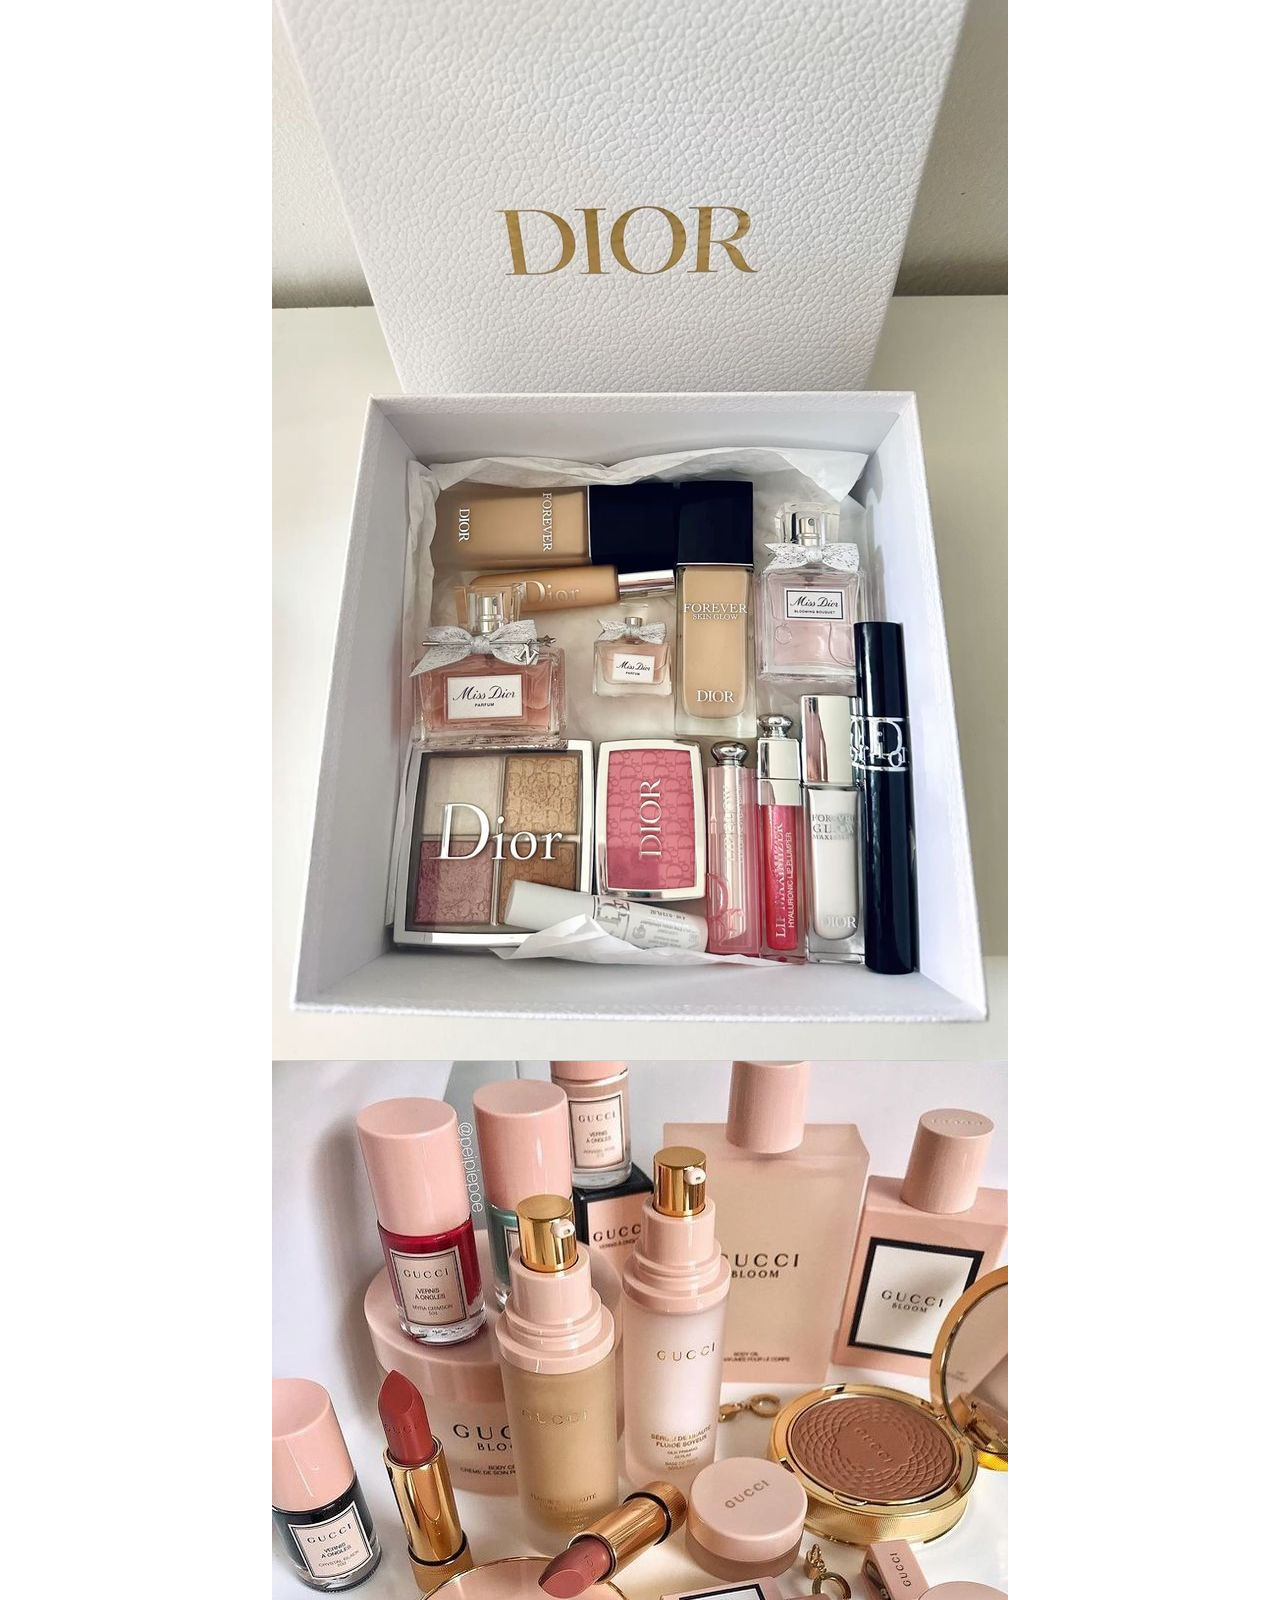
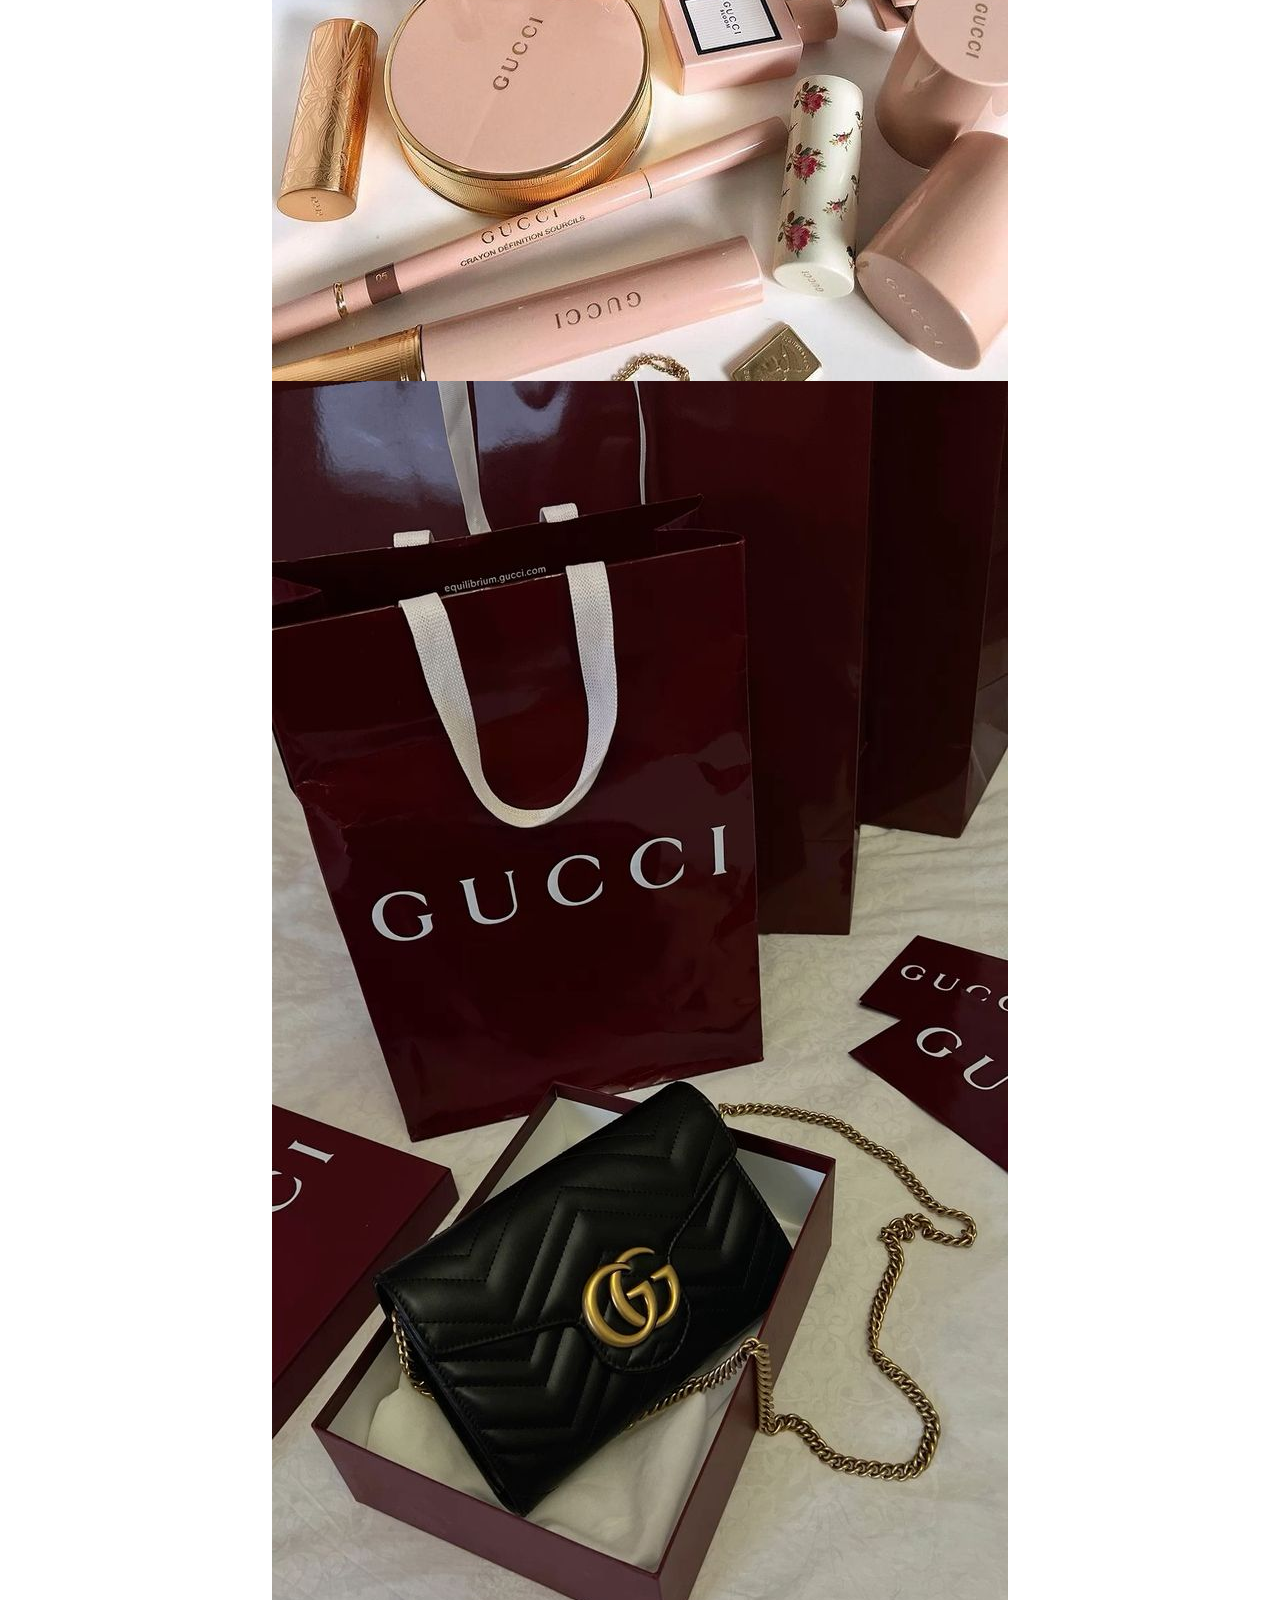
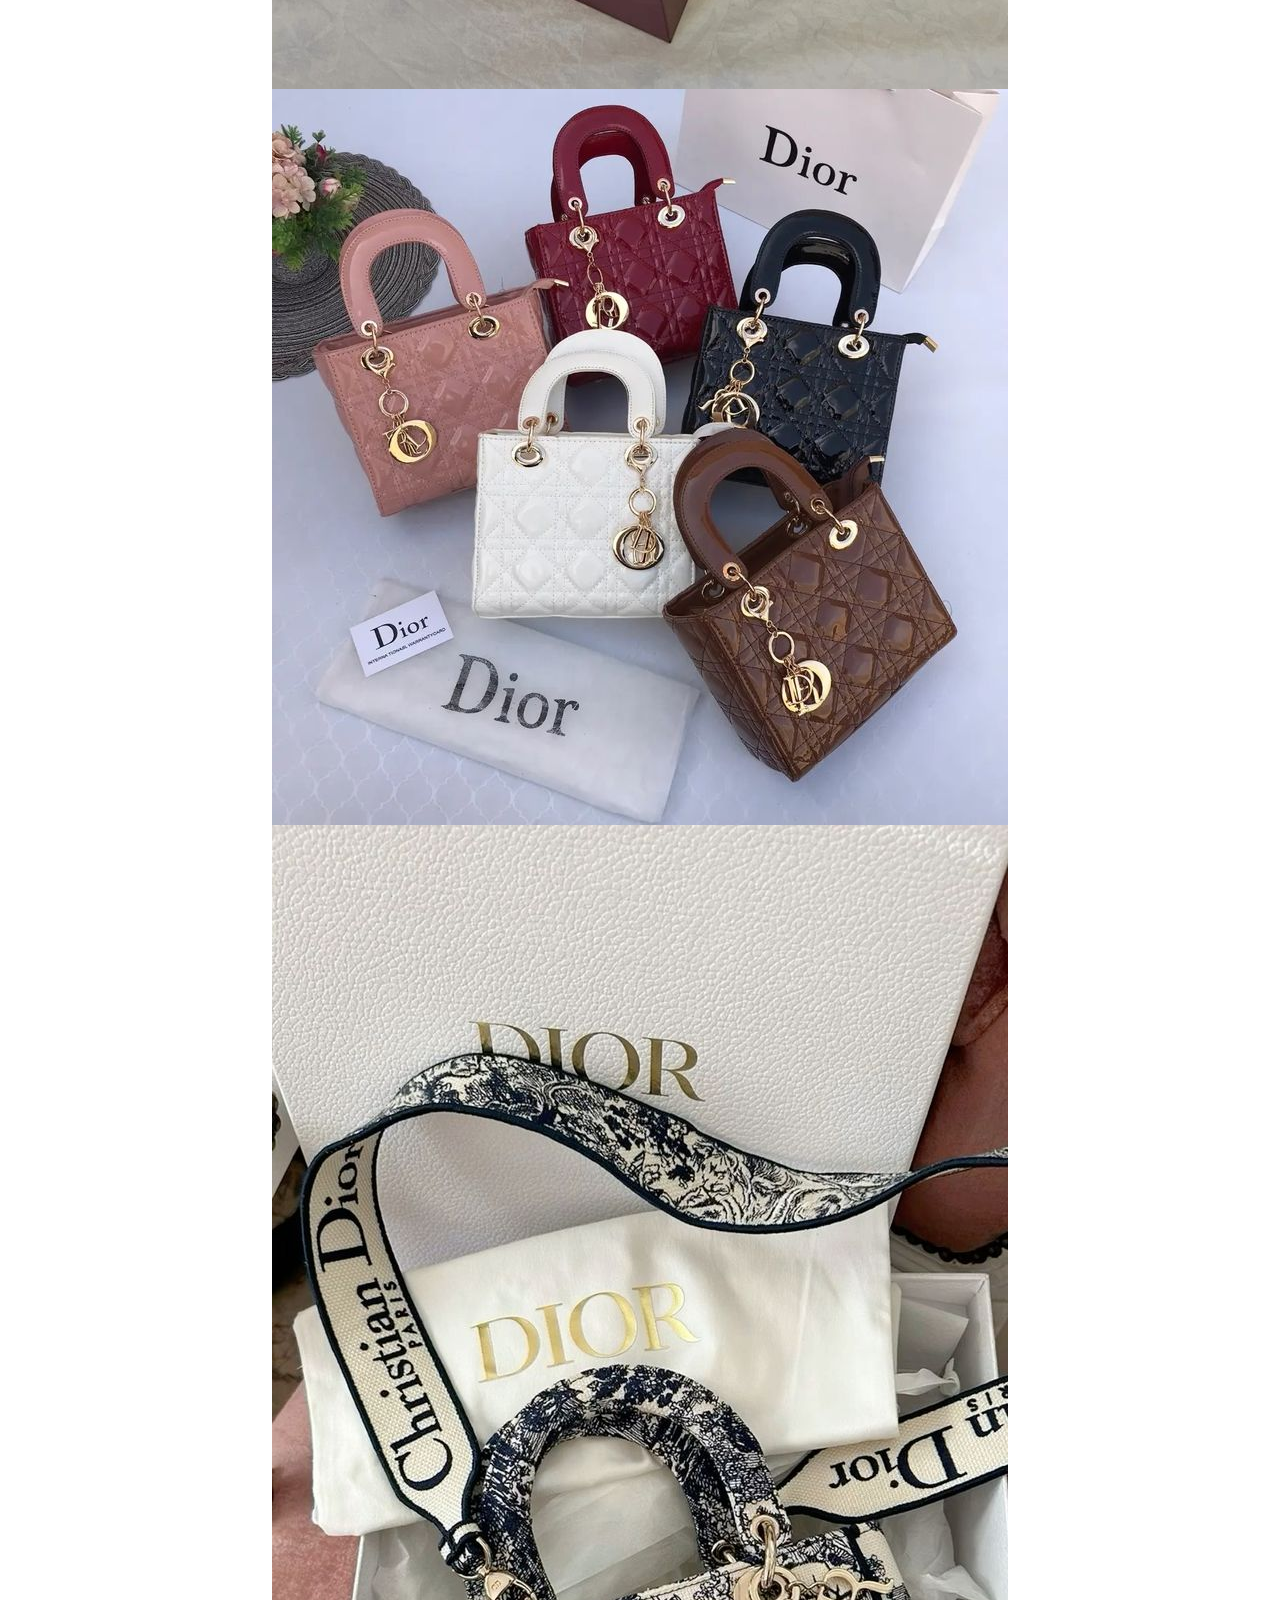
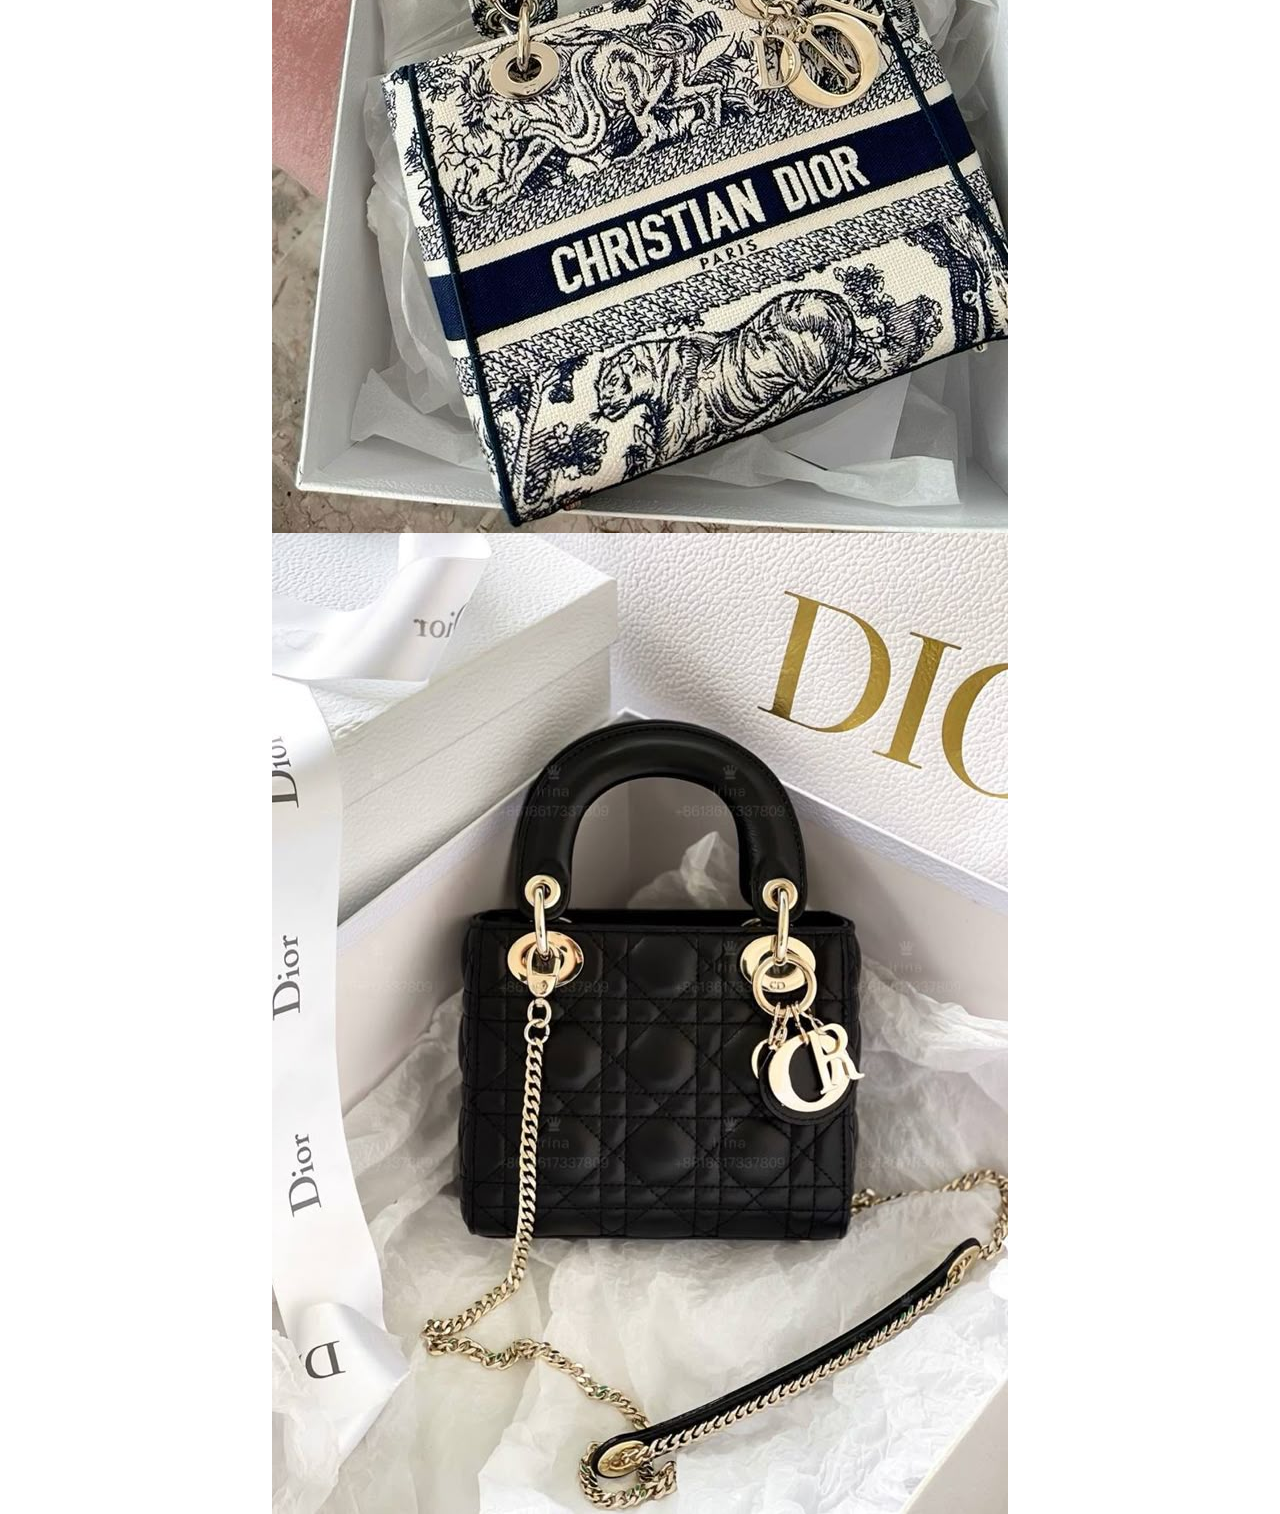
<file: dior.html>
<!DOCTYPE html>
<html lang="en">
<head>
    <meta charset="UTF-8">
    <meta name="viewport" content="width=device-width, initial-scale=1.0">
    <style type="text/css">
        *{
            margin: 0;
            padding: 0;
            box-sizing: border-box;
        }
        body{
            width: 100%;
            min-height: 100vh;
            display: flex;
            flex-direction: row;
            flex-wrap: wrap;
            align-items: center;
            justify-content: center;
        }
       .img{
           width: 500px;
           height: auto;
           border: 4px solid black;
           margin: 5px;
           border: 6px double black;
       }
       /*.img1{
        background-image: url(.\Mariage\mariage1.jpg);
       }*/
    </style>
    </head>
    <body>
       <img src="d1.jpg">
       <img src="d2.jpg">
       <img src="d3.jpg">
       <img src="d4.jpg">
       <img src="d5.jpg">
       <img src="d6.jpg">
    </body>
    </html>
</file>
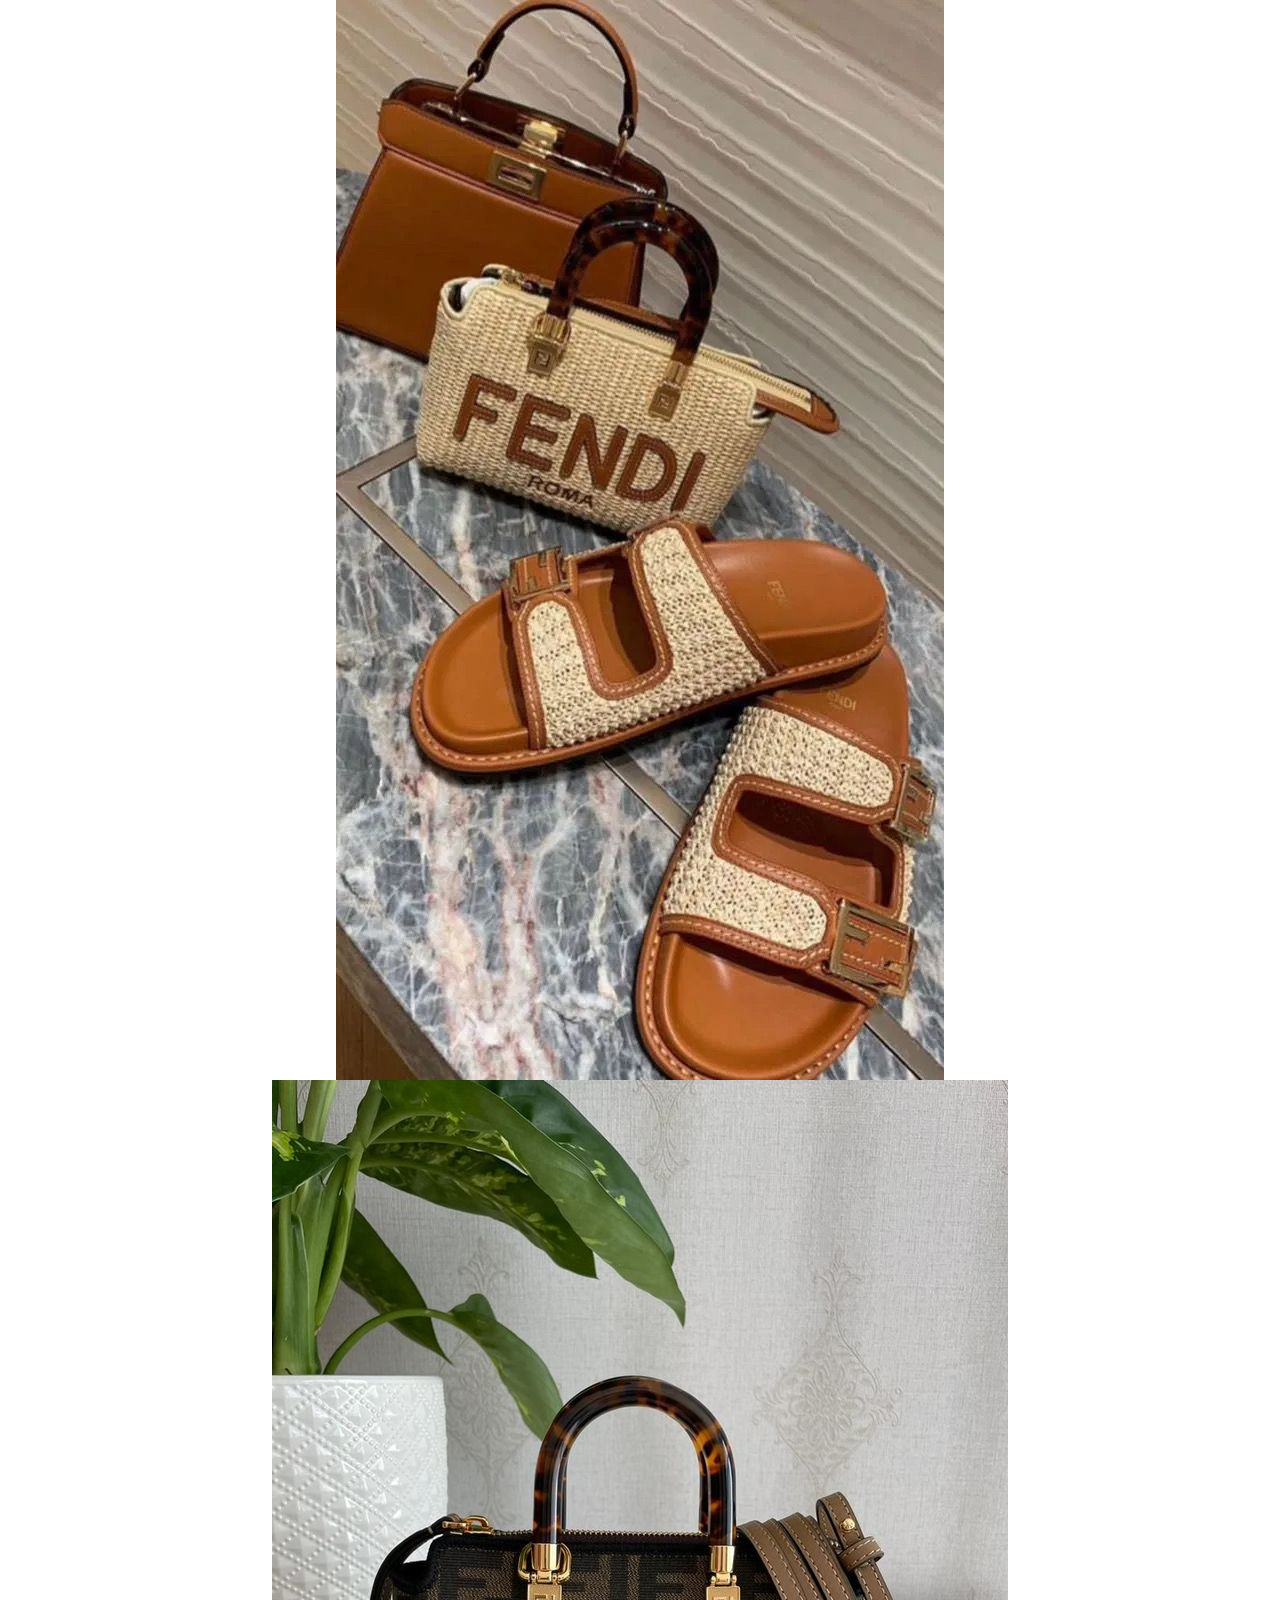
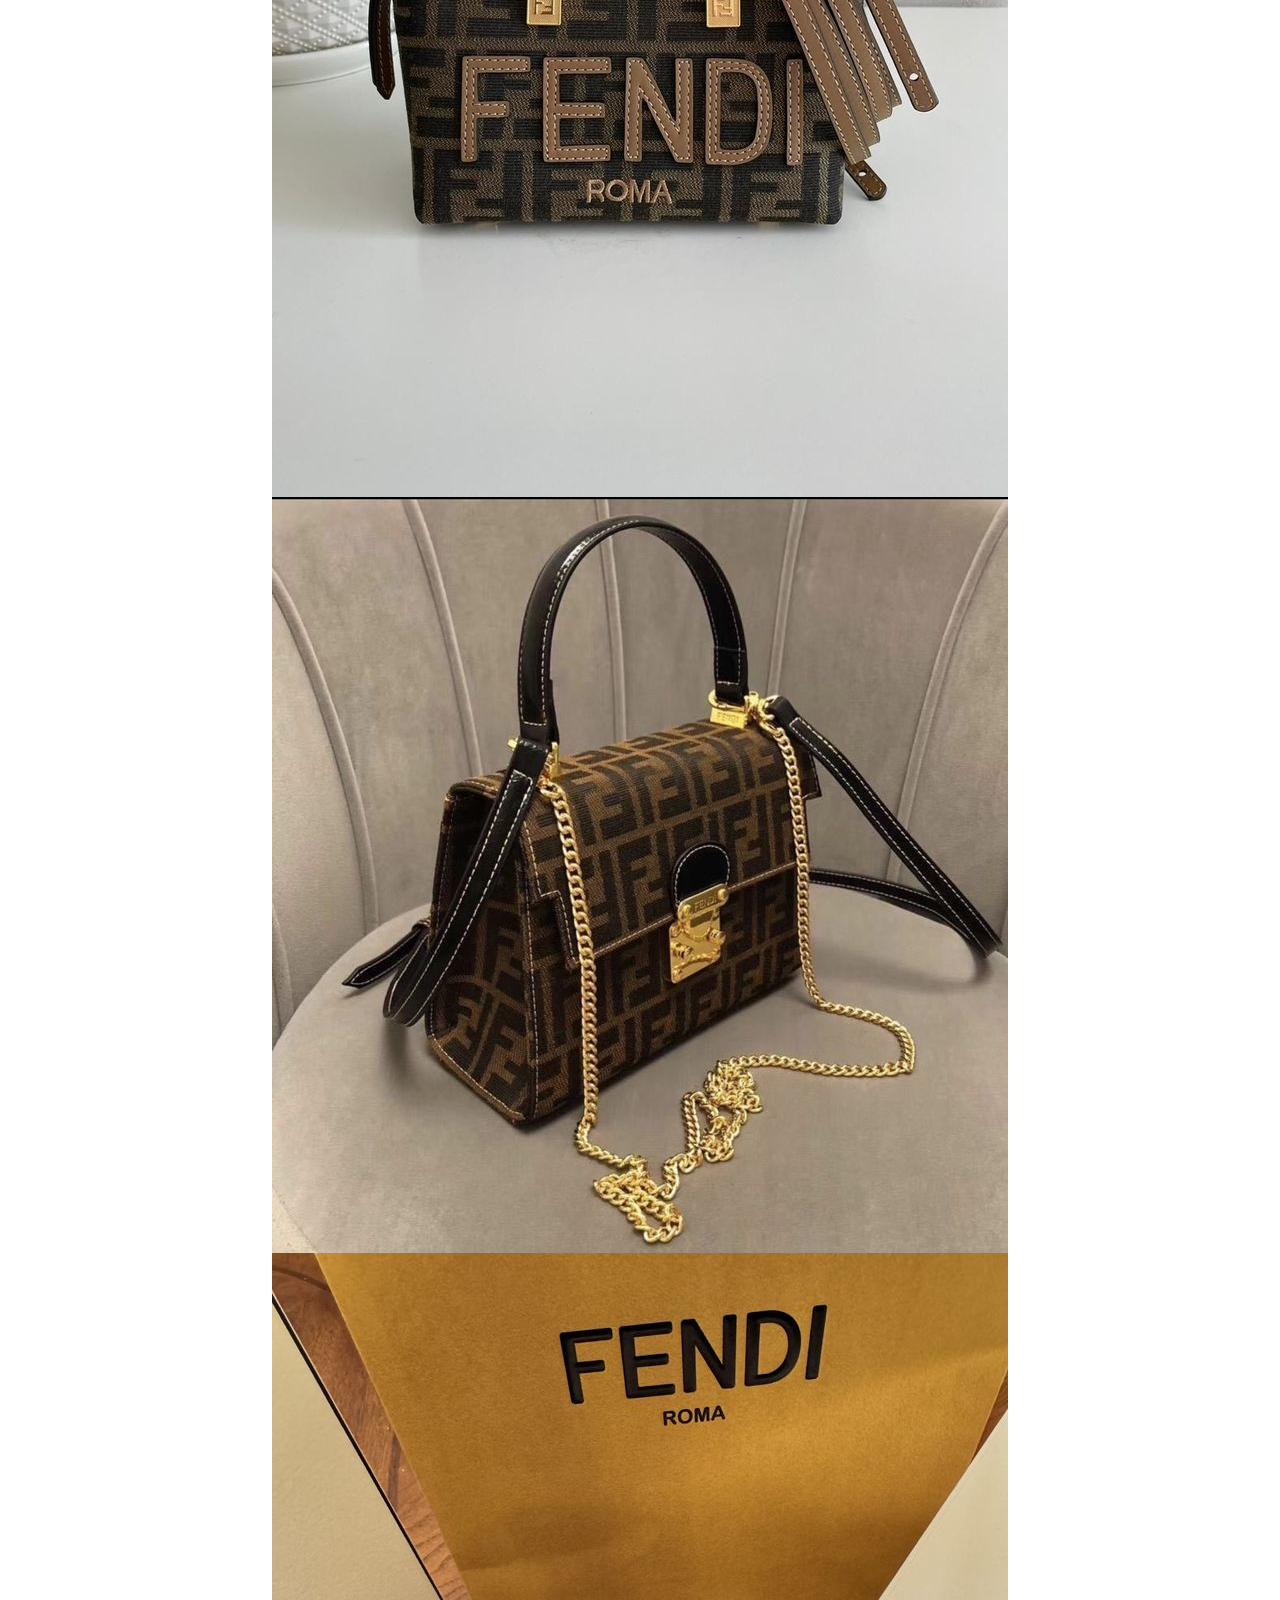
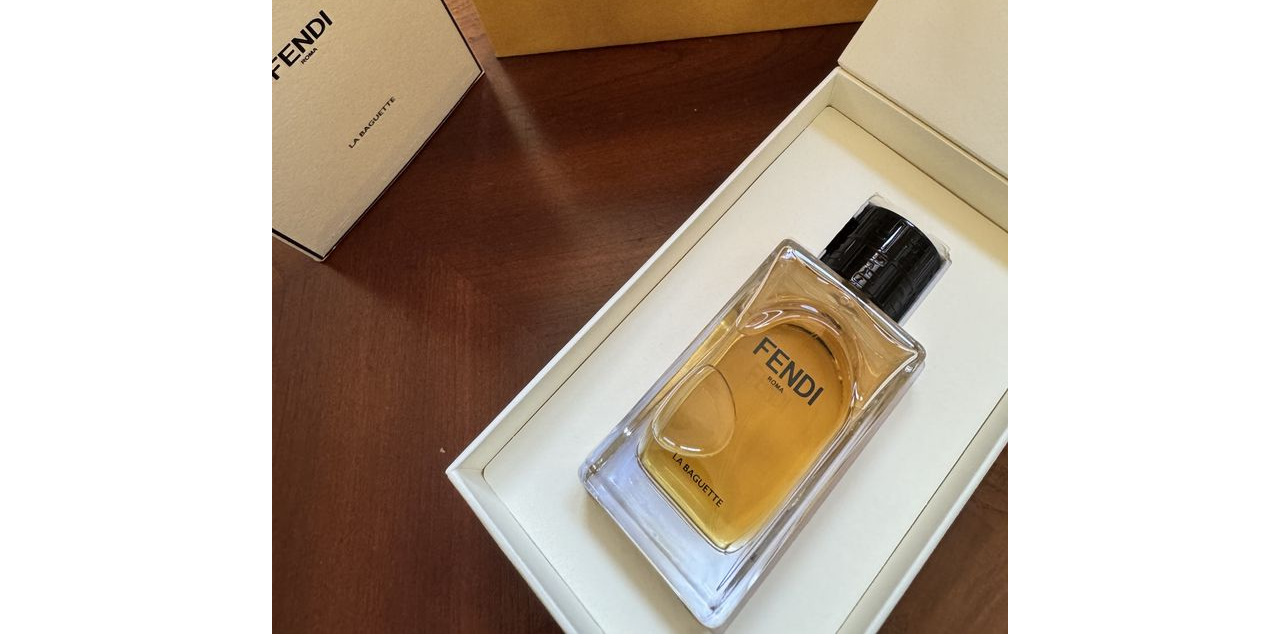
<file: fendi.html>
<!DOCTYPE html>
<html lang="en">
<head>
    <meta charset="UTF-8">
    <meta name="viewport" content="width=device-width, initial-scale=1.0">
    <style type="text/css">
        *{
            margin: 0;
            padding: 0;
            box-sizing: border-box;
        }
        body{
            width: 100%;
            min-height: 100vh;
            display: flex;
            flex-direction: row;
            flex-wrap: wrap;
            align-items: center;
            justify-content: center;
        }
       .img{
           width: 500px;
           height: auto;
           border: 4px solid black;
           margin: 5px;
           border: 6px double black;
       }
       /*.img1{
        background-image: url(.\Mariage\mariage1.jpg);
       }*/
    </style>
    </head>
      <body>
        <img src="f1.jpg">
        <img src="f2.jpg">
        <img src="f3.jpg">
        <img src="f4.jpg">
    </body>
    </html>
</file>
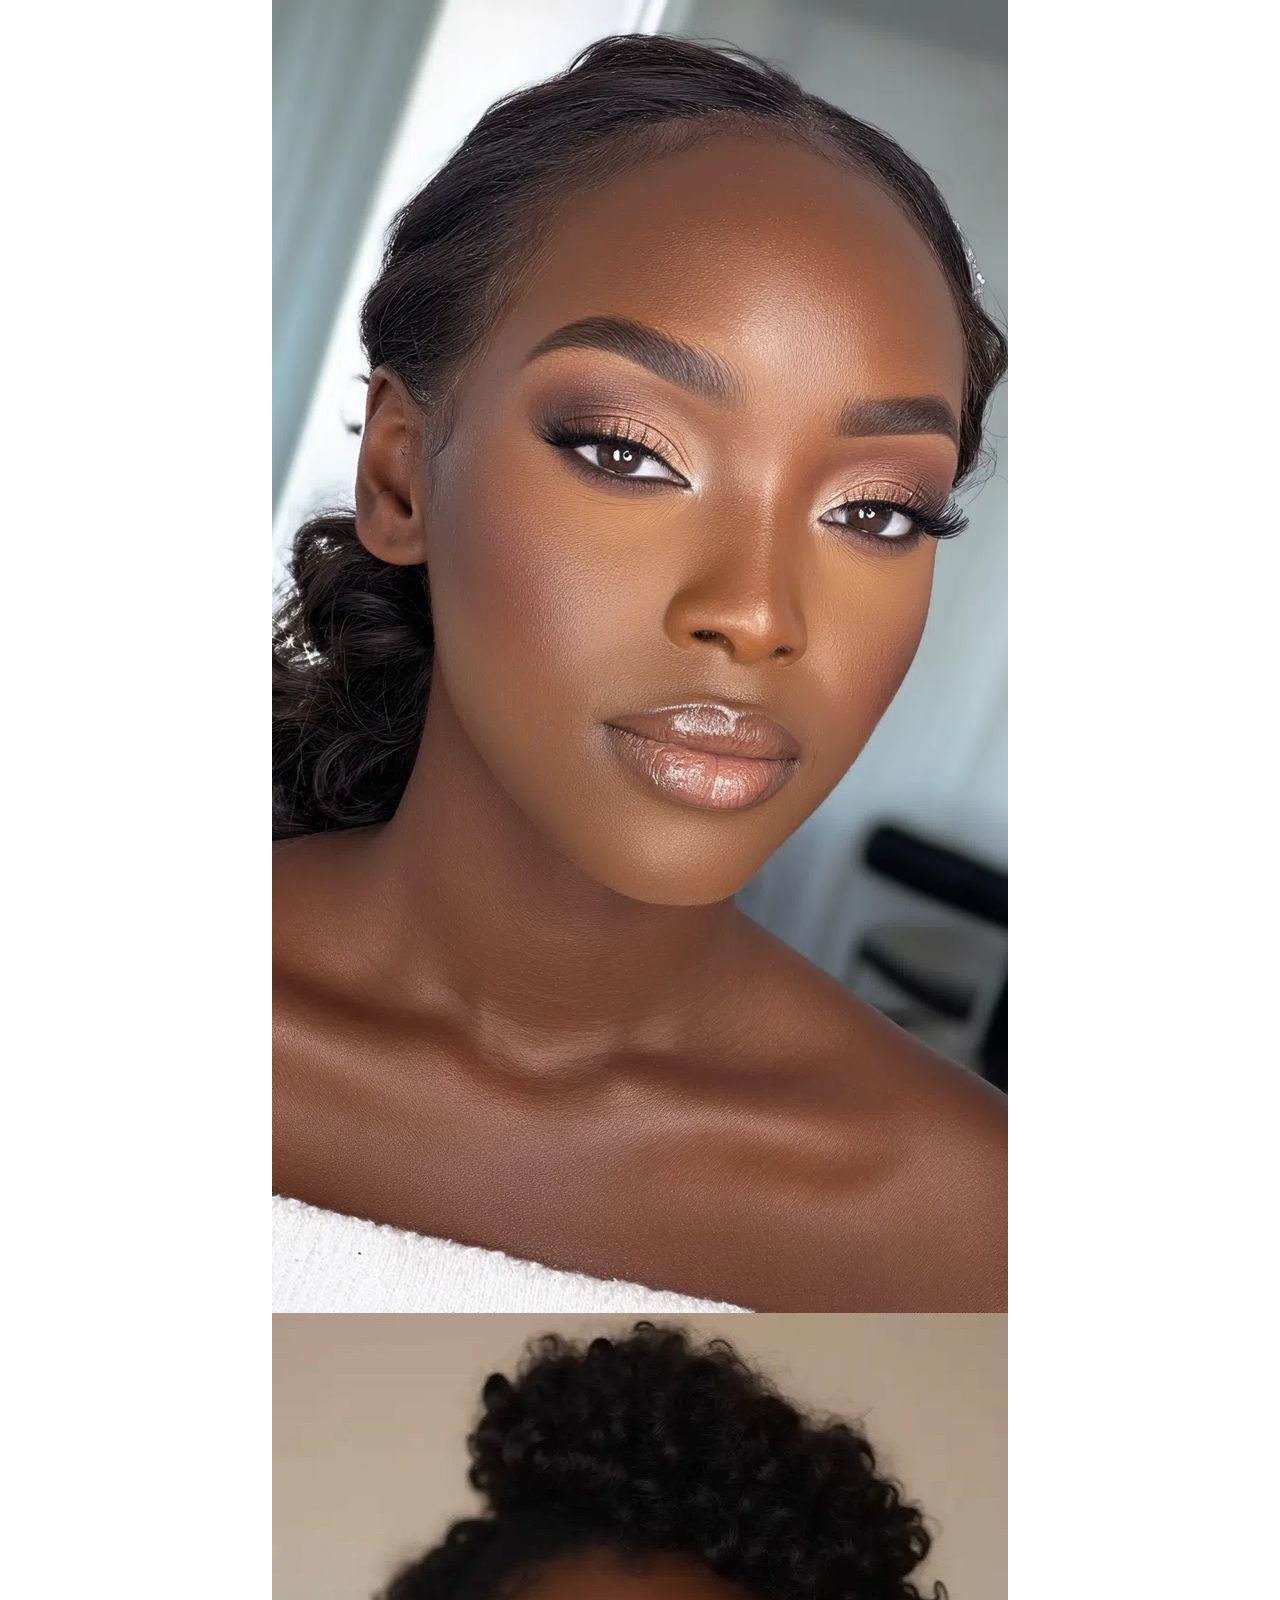
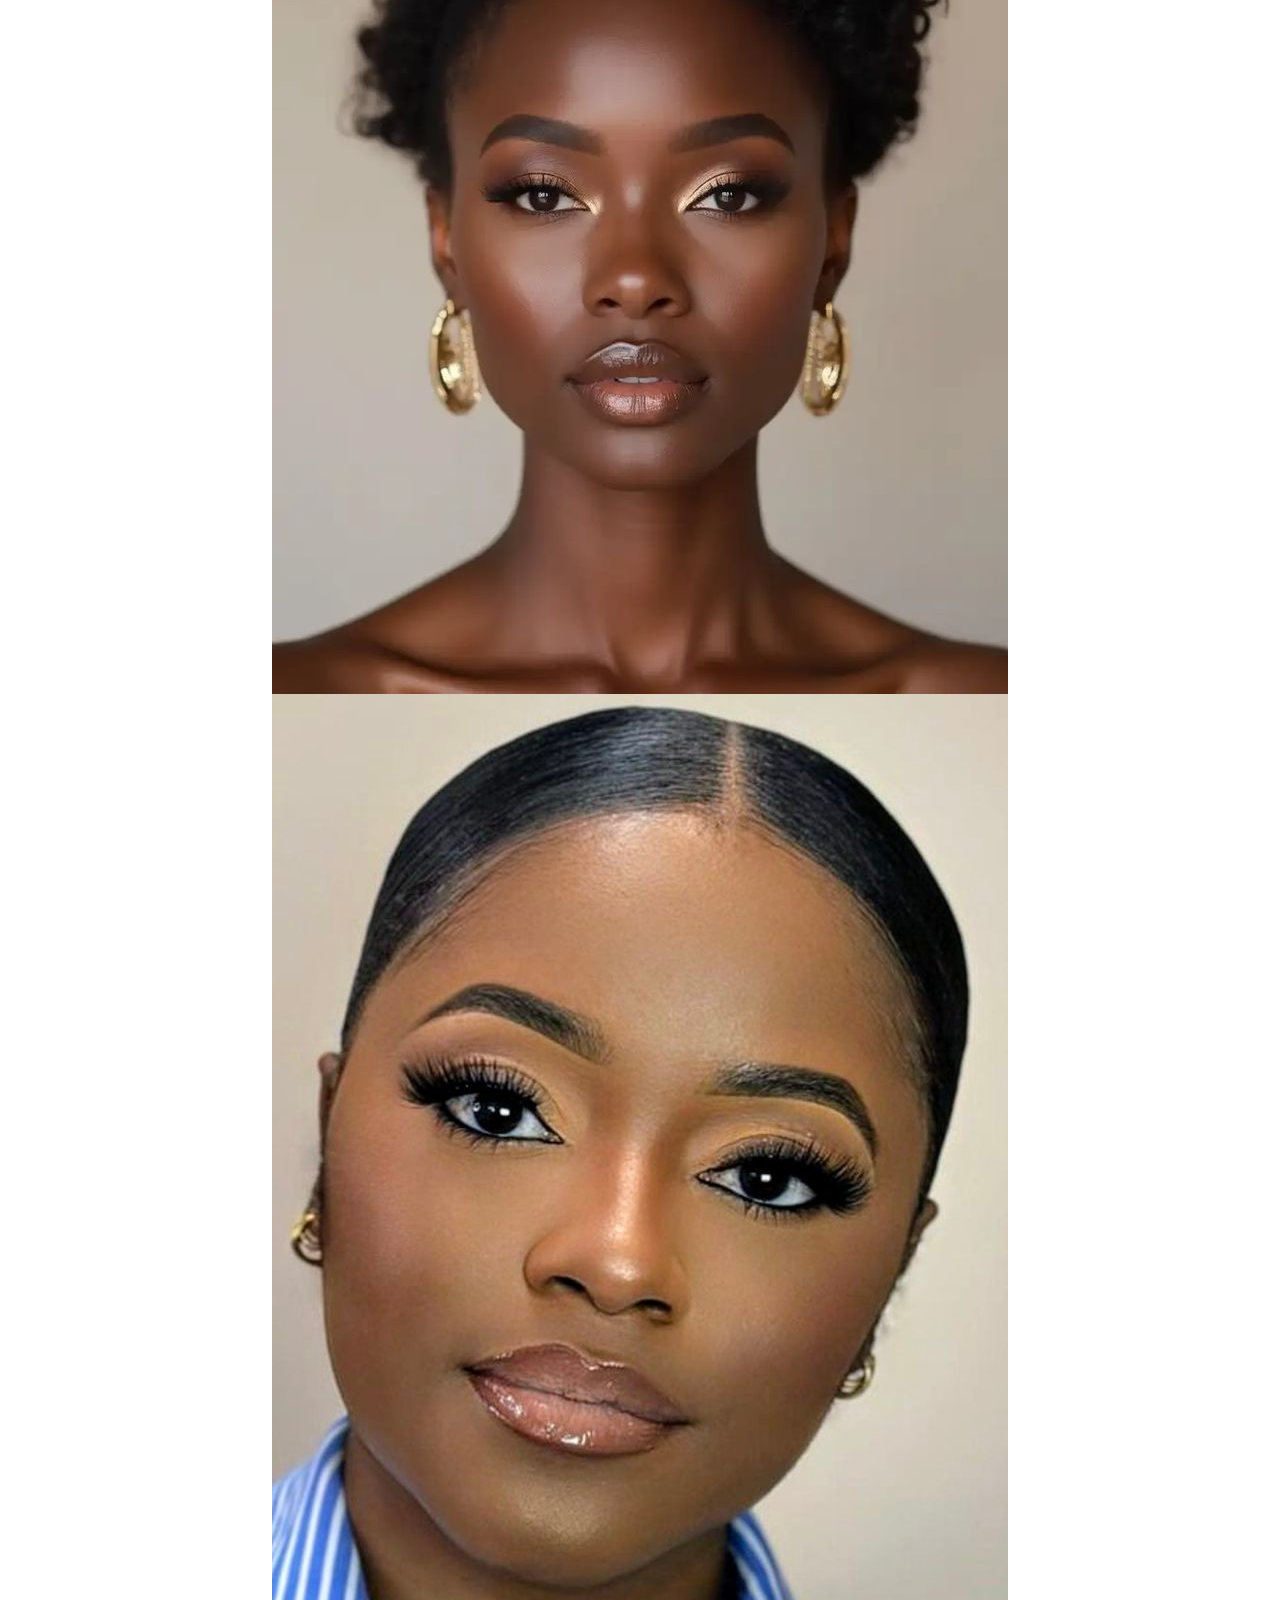
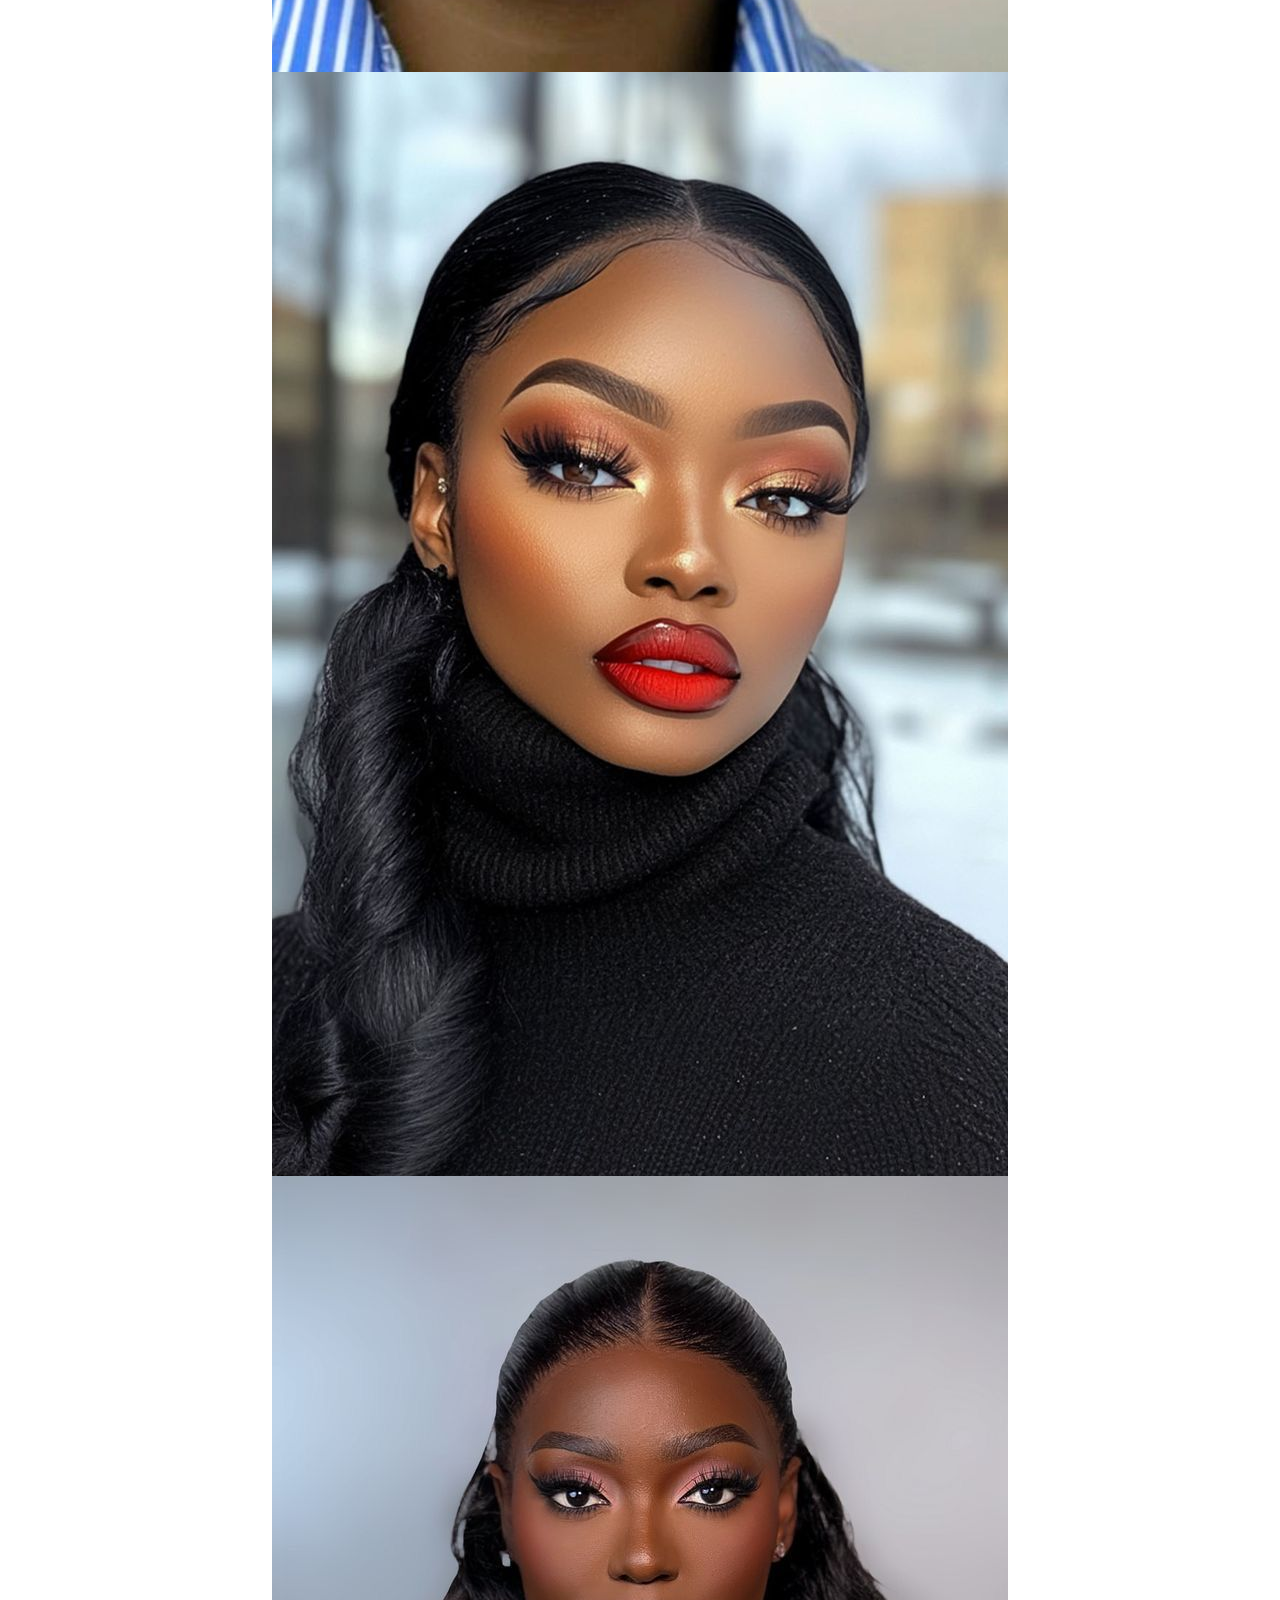
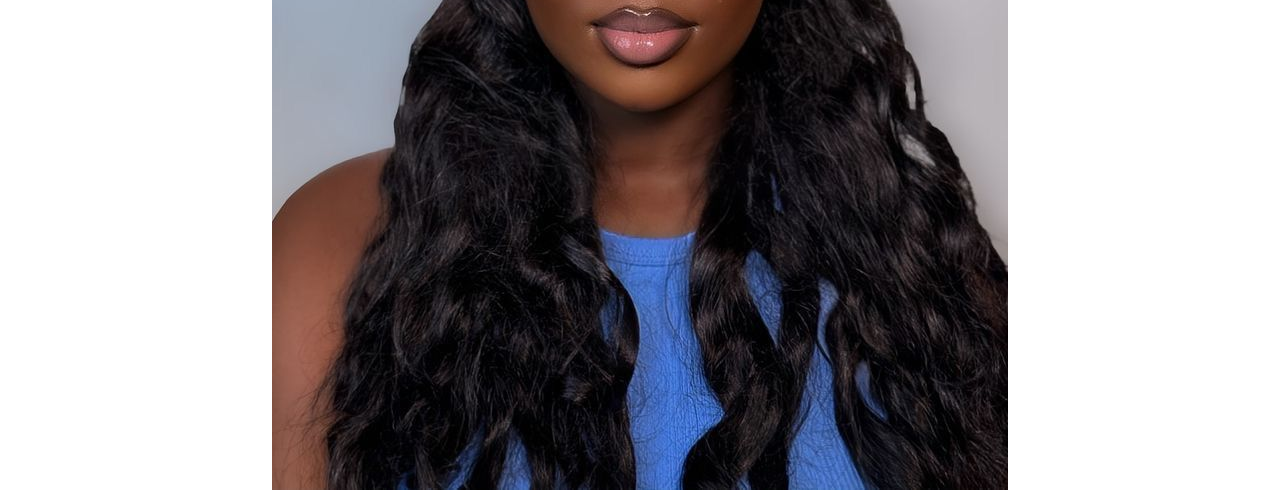
<file: mjour.html>
<!DOCTYPE html>
<html lang="en">
<head>
    <meta charset="UTF-8">
    <meta name="viewport" content="width=device-width, initial-scale=1.0">
    <style type="text/css">
        *{
            margin: 0;
            padding: 0;
            box-sizing: border-box;
        }
        body{
            width: 100%;
            min-height: 100vh;
            display: flex;
            flex-direction: row;
            flex-wrap: wrap;
            align-items: center;
            justify-content: center;
        }
       .img{
           width: 500px;
           height: auto;
           border: 4px solid black;
           margin: 5px;
           border: 6px double black;
       }
       /*.img1{
        background-image: url(.\Mariage\mariage1.jpg);
       }*/
    </style>
    </head>
    <body>
       <img src="mjour1.jpg">
       <img src="mjour2.jpg">
       <img src="mjour3.jpg">
       <img src="mjour4.jpg">
       <img src="mjour5.jpg">
    </body>
    </html>
</file>
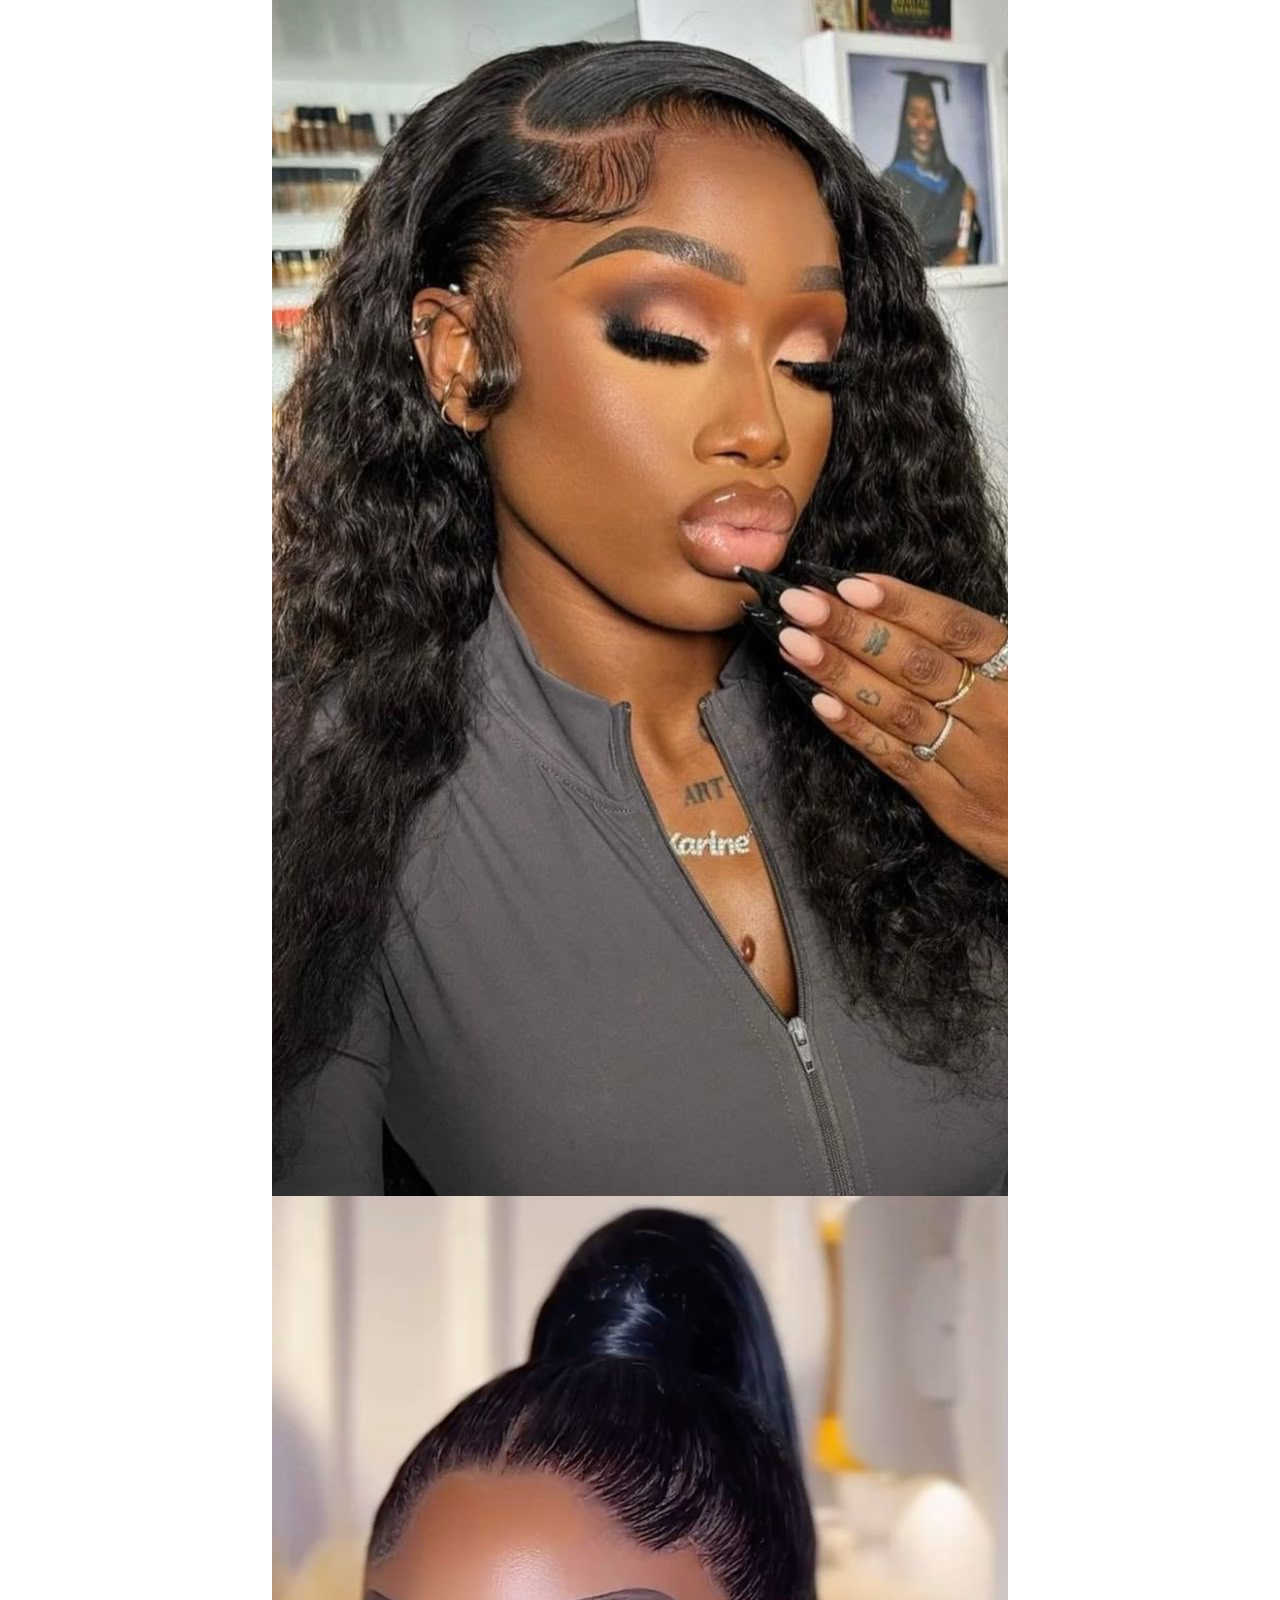
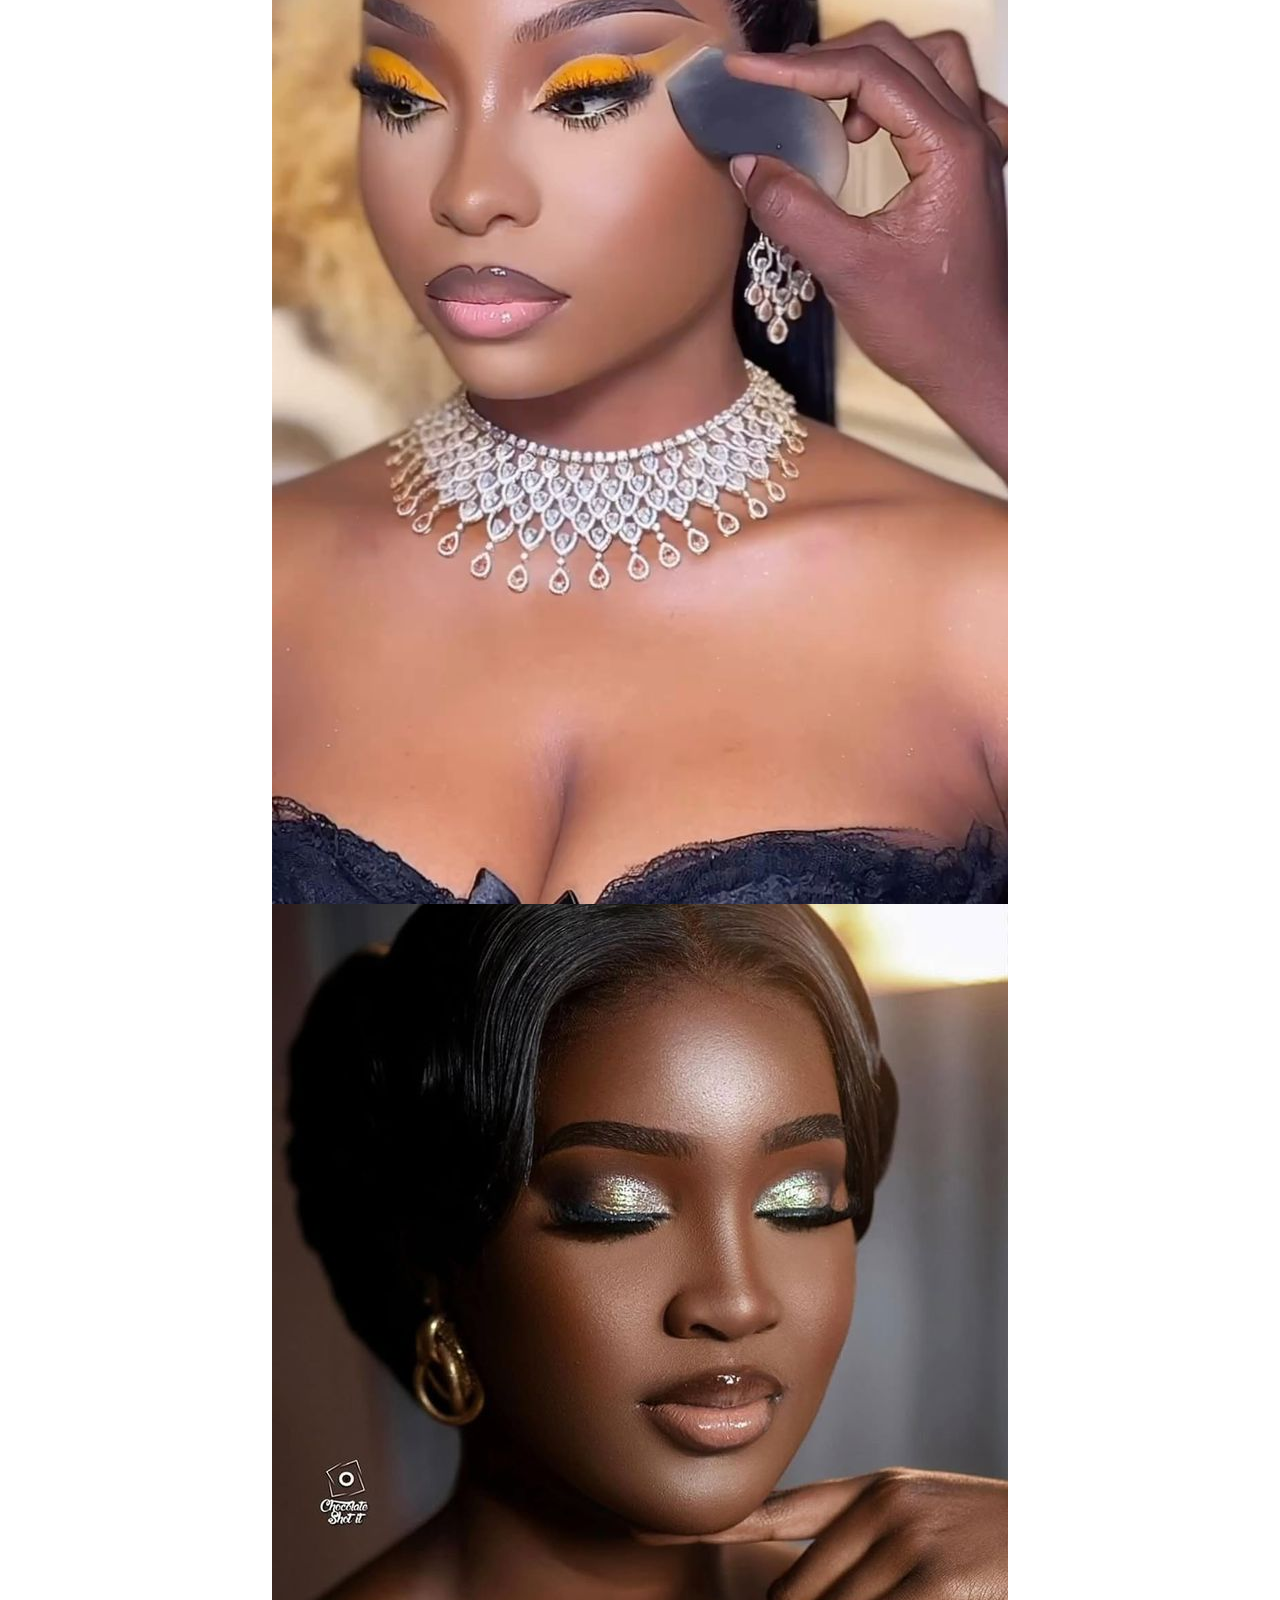
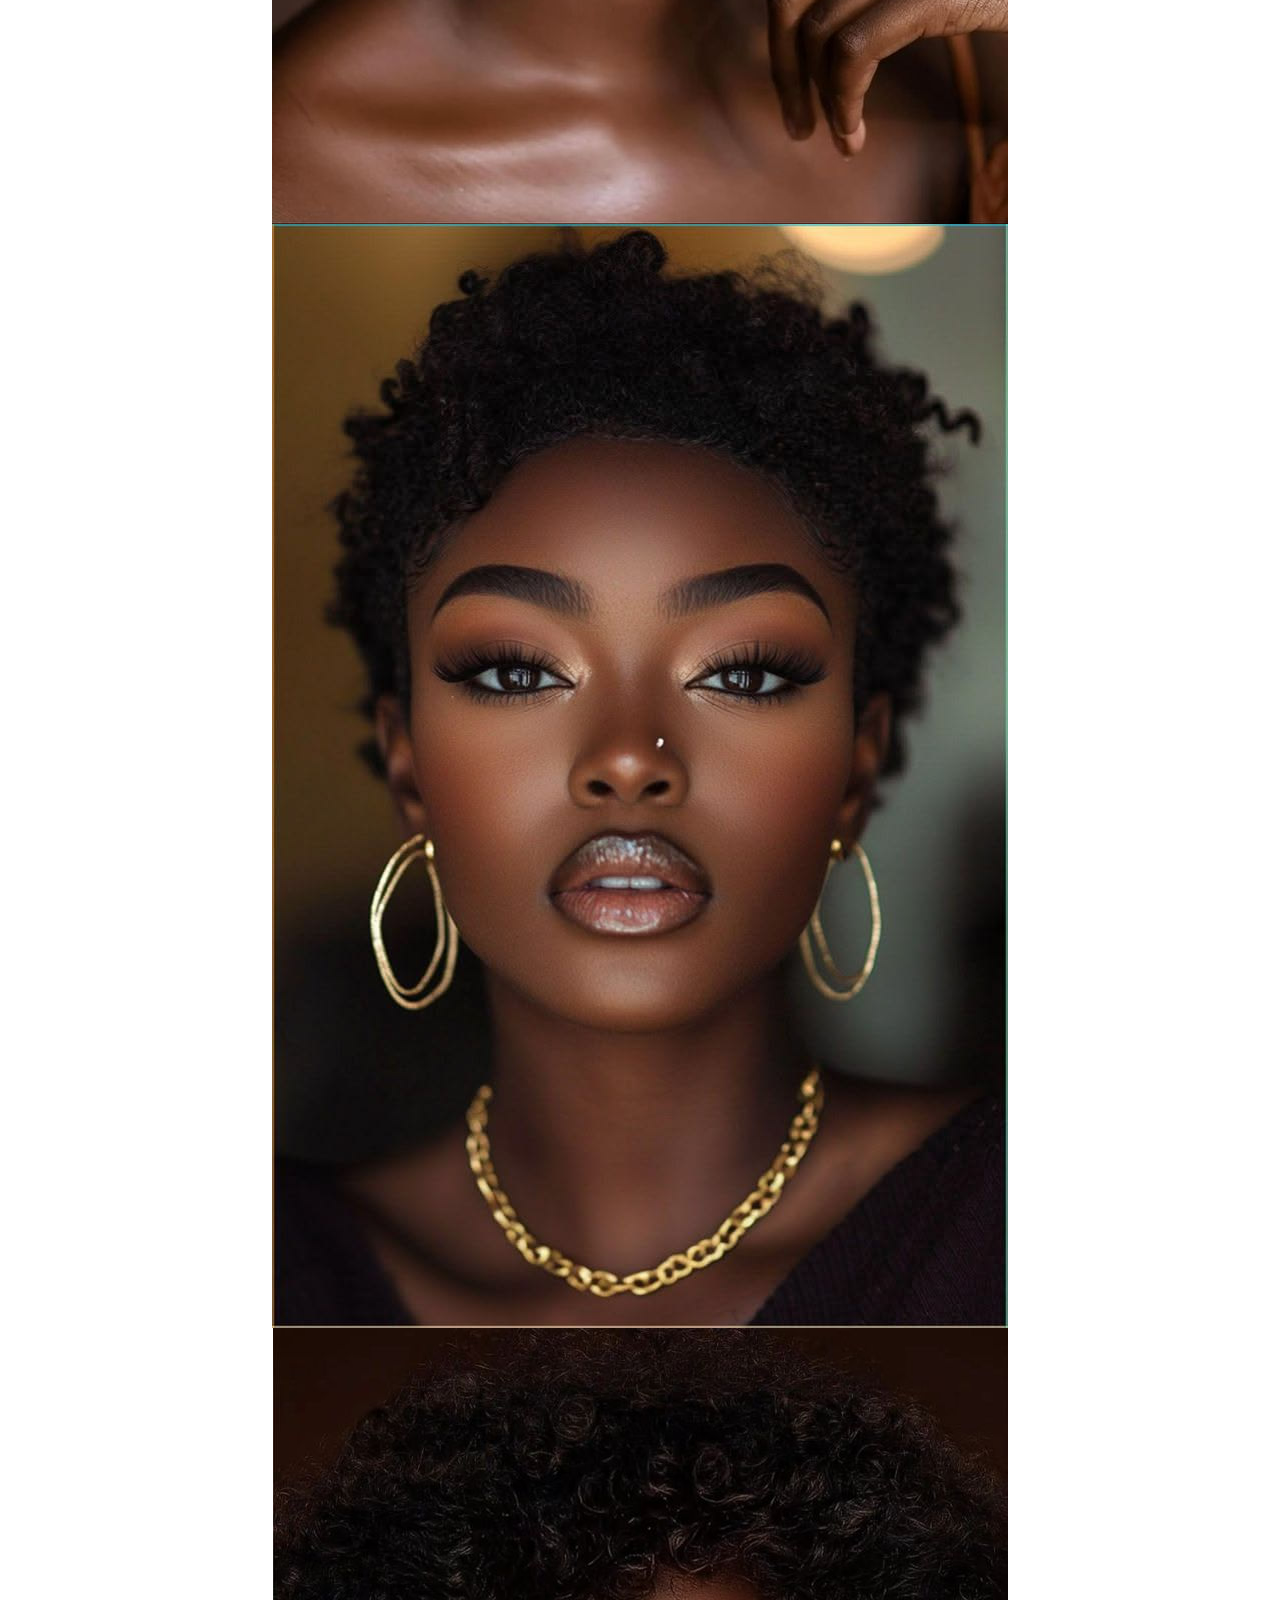
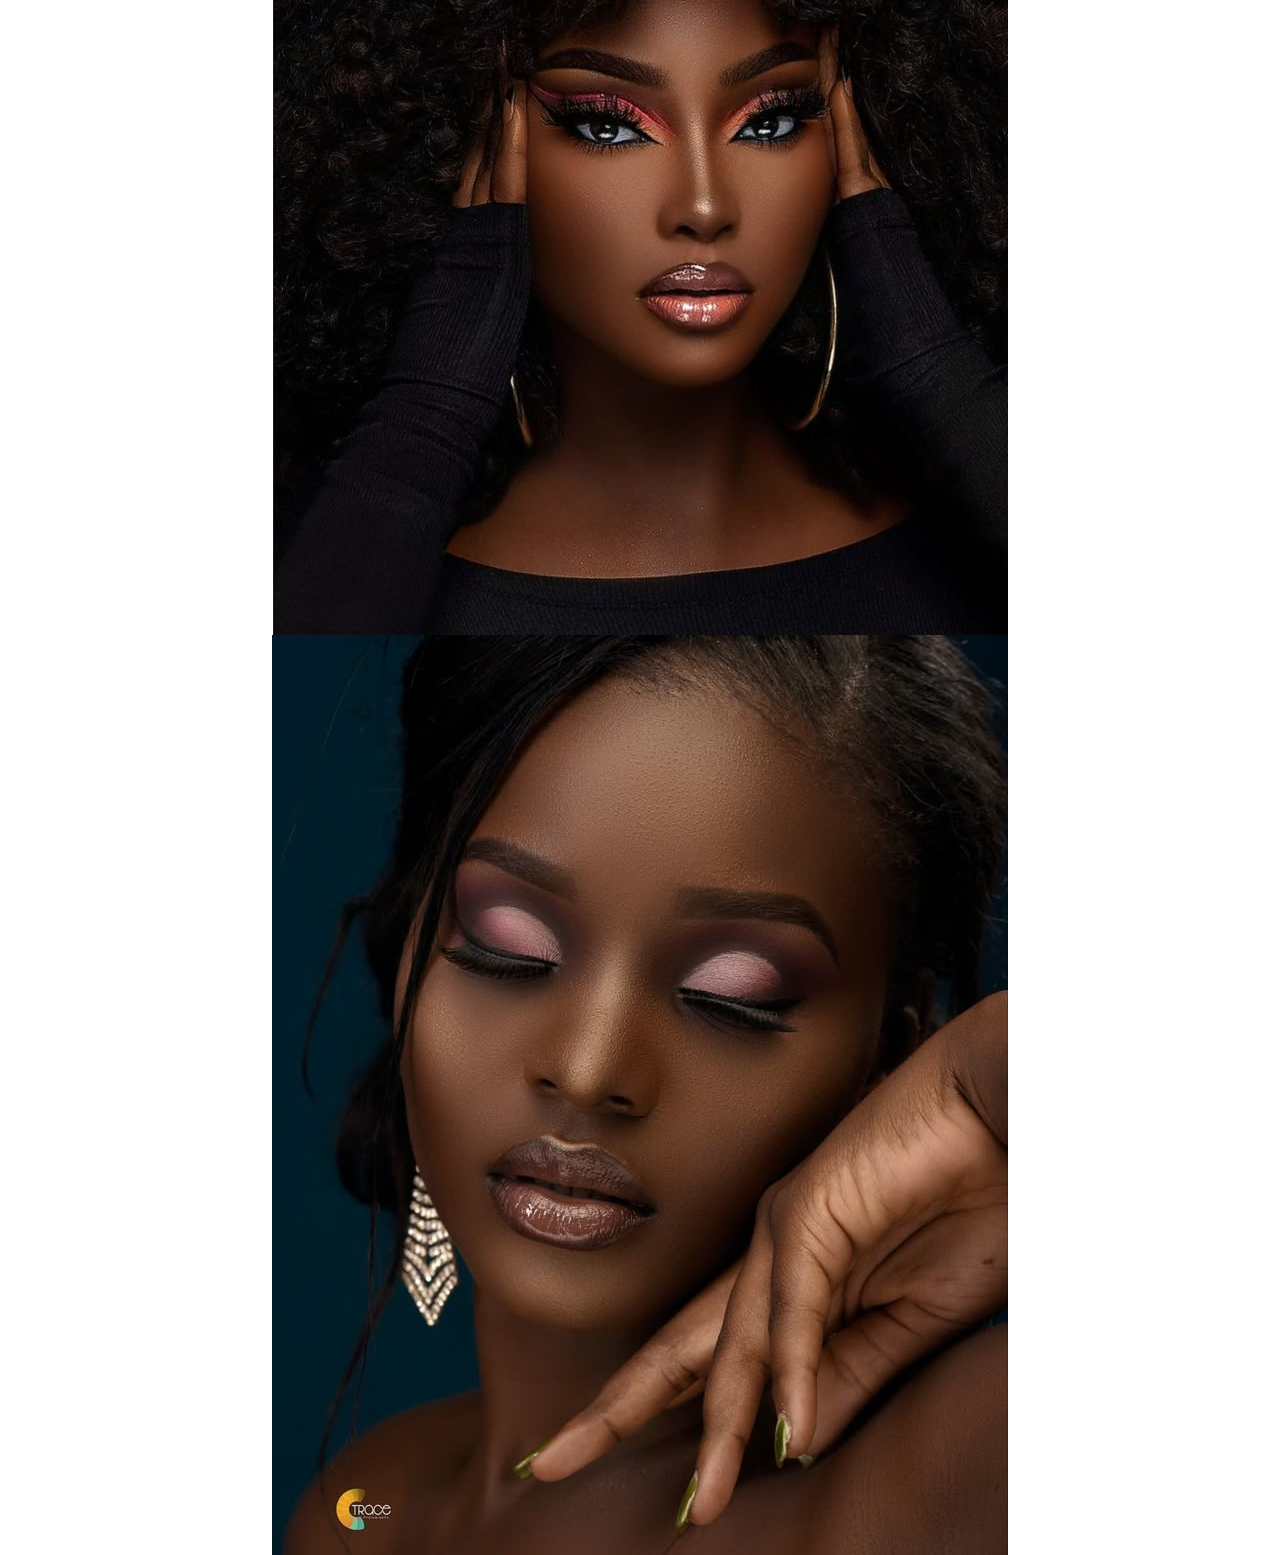
<file: mnuit.html>
<!DOCTYPE html>
<html lang="en">
<head>
    <meta charset="UTF-8">
    <meta name="viewport" content="width=device-width, initial-scale=1.0">
    <style type="text/css">
        *{
            margin: 0;
            padding: 0;
            box-sizing: border-box;
        }
        body{
            width: 100%;
            min-height: 100vh;
            display: flex;
            flex-direction: row;
            flex-wrap: wrap;
            align-items: center;
            justify-content: center;
        }
       .img{
           width: 500px;
           height: 500px;
           border: 4px solid black;
           margin: 5px;
           border: 6px double black;
       }
       /*.img1{
        background-image: url(.\Mariage\mariage1.jpg);
       }*/
    </style>
    </head>
    <body>
       <img src="mnuit1.jpg">
       <img src="mnuit2.jpg">
       <img src="mnuit3.jpg">
       <img src="mnuit4.jpg">
       <img src="mnuit5.jpg">
       <img src="mnuit6.jpg">
    </body>
    </html>
</file>
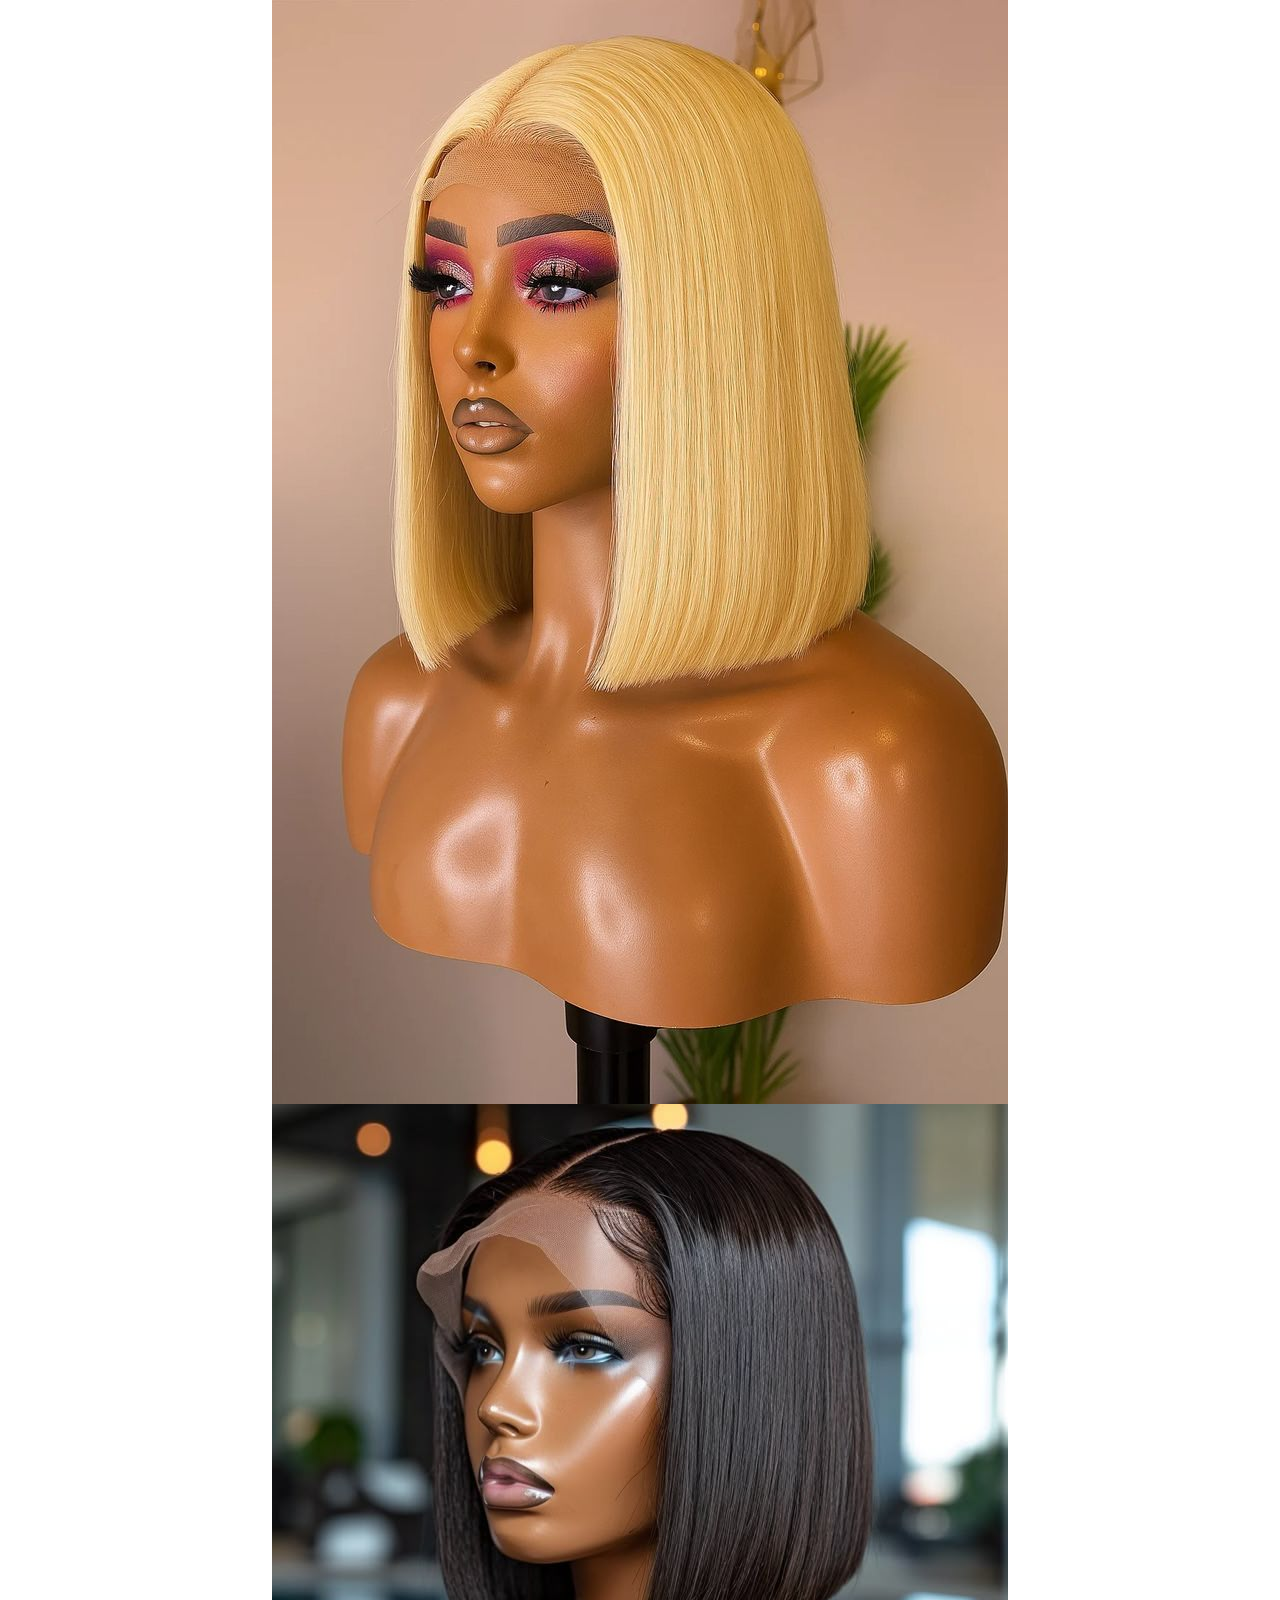
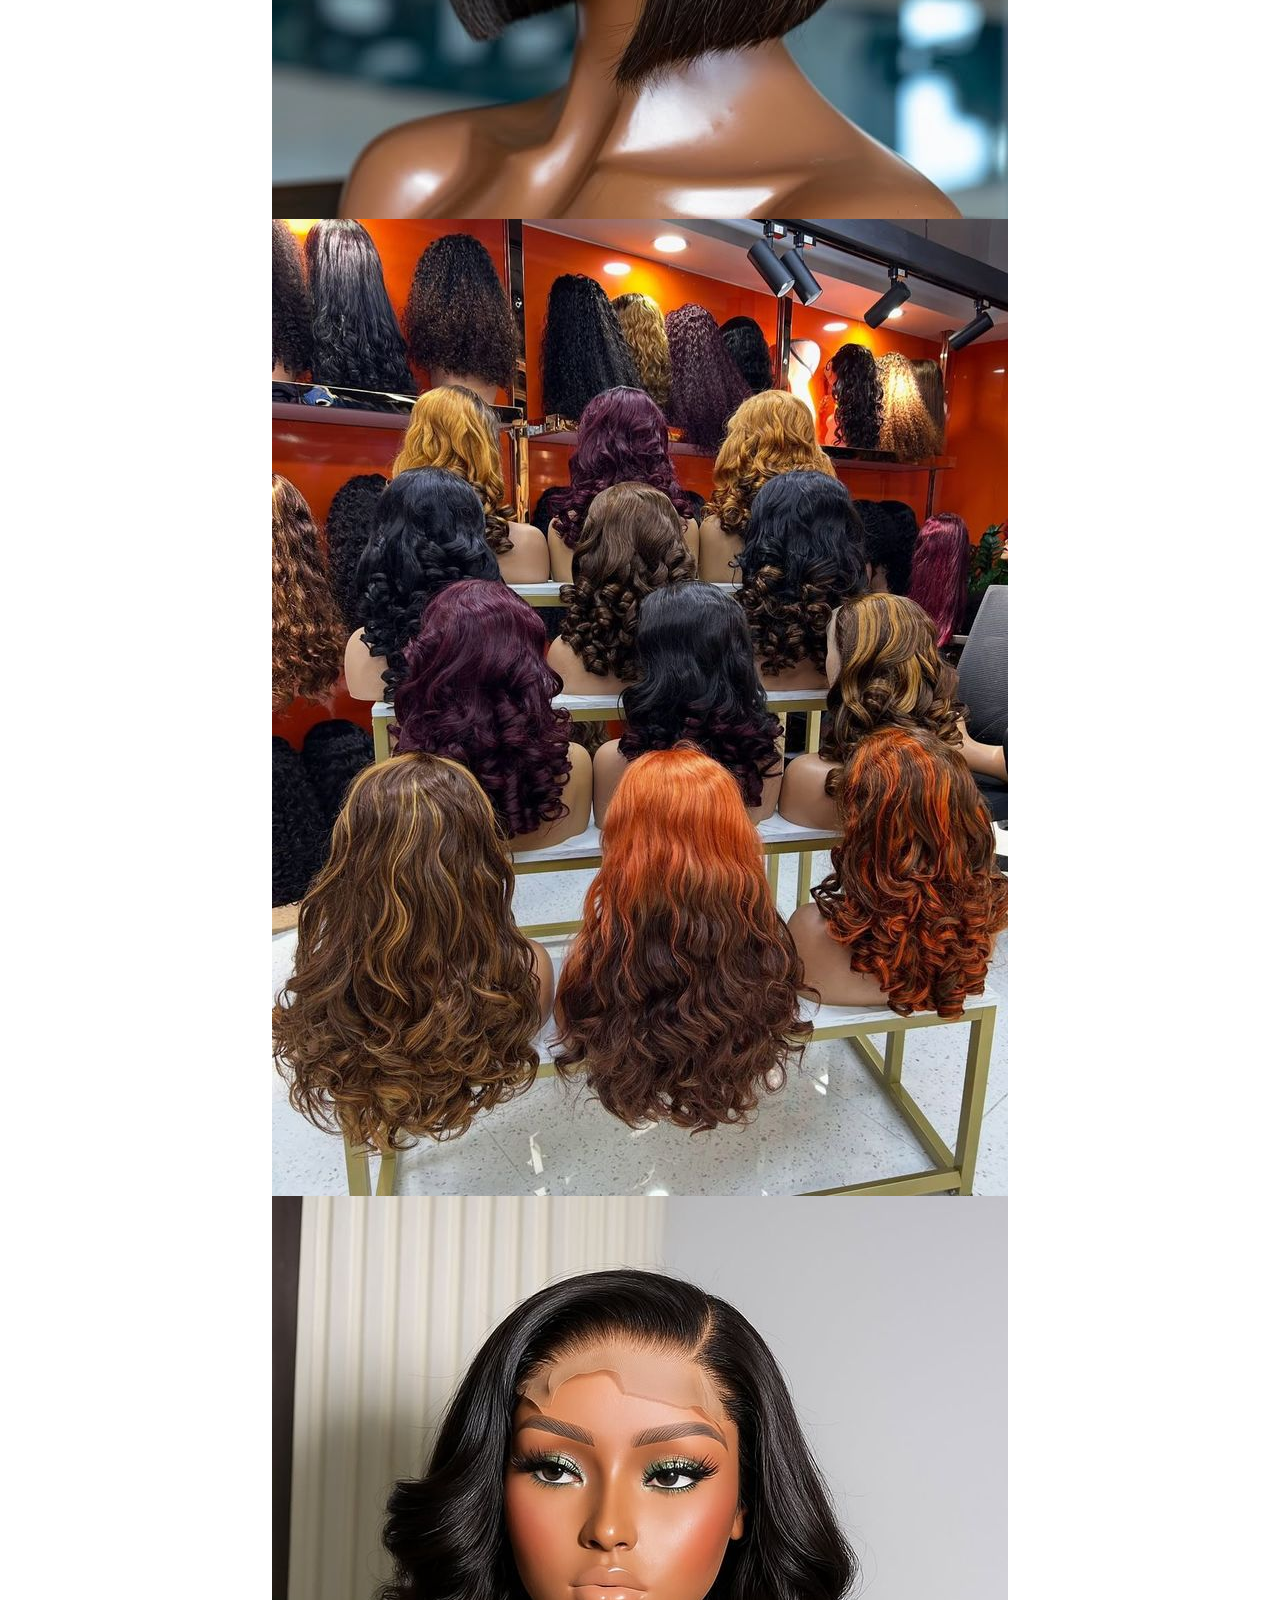
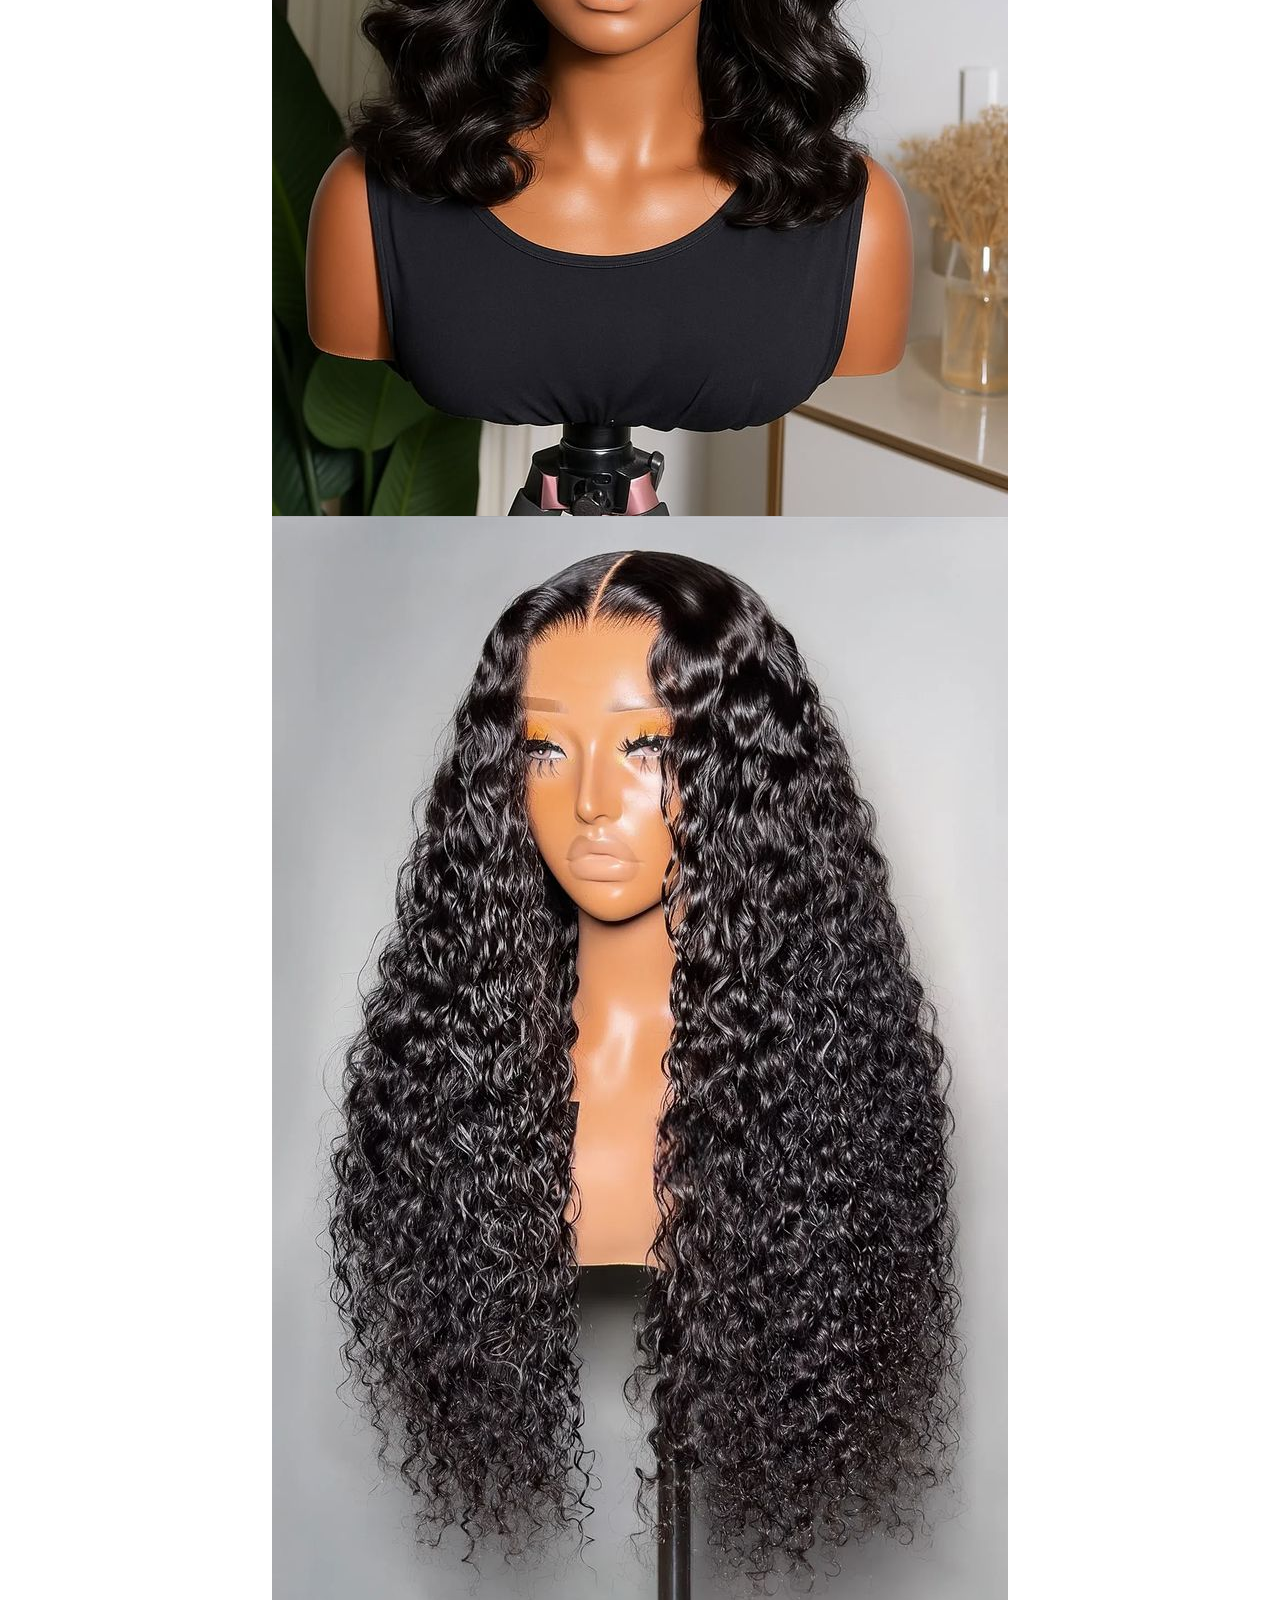
<file: perruque.html>
<!DOCTYPE html>
<html lang="en">
<head>
    <meta charset="UTF-8">
    <meta name="viewport" content="width=device-width, initial-scale=1.0">
    <style type="text/css">
        *{
            margin: 0;
            padding: 0;
            box-sizing: border-box;
        }
        body{
            width: 100%;
            min-height: 100vh;
            display: flex;
            flex-direction: row;
            flex-wrap: wrap;
            align-items: center;
            justify-content: center;
        }
       .img{
           width: 500px;
           height: auto;
           border: 4px solid black;
           margin: 5px;
           border: 6px double black;
       }
       /*.img1{
        background-image: url(.\Mariage\mariage1.jpg);
       }*/
    </style>
    </head>
    <body>
       <img src="perruque 1.jpg">
       <img src="perruque 2.jpg">
       <img src="perruque 3.jpg">
       <img src="perruque 4.jpg">
       <img src="perruque 5.jpg">
    </body>
    </html>
</file>
